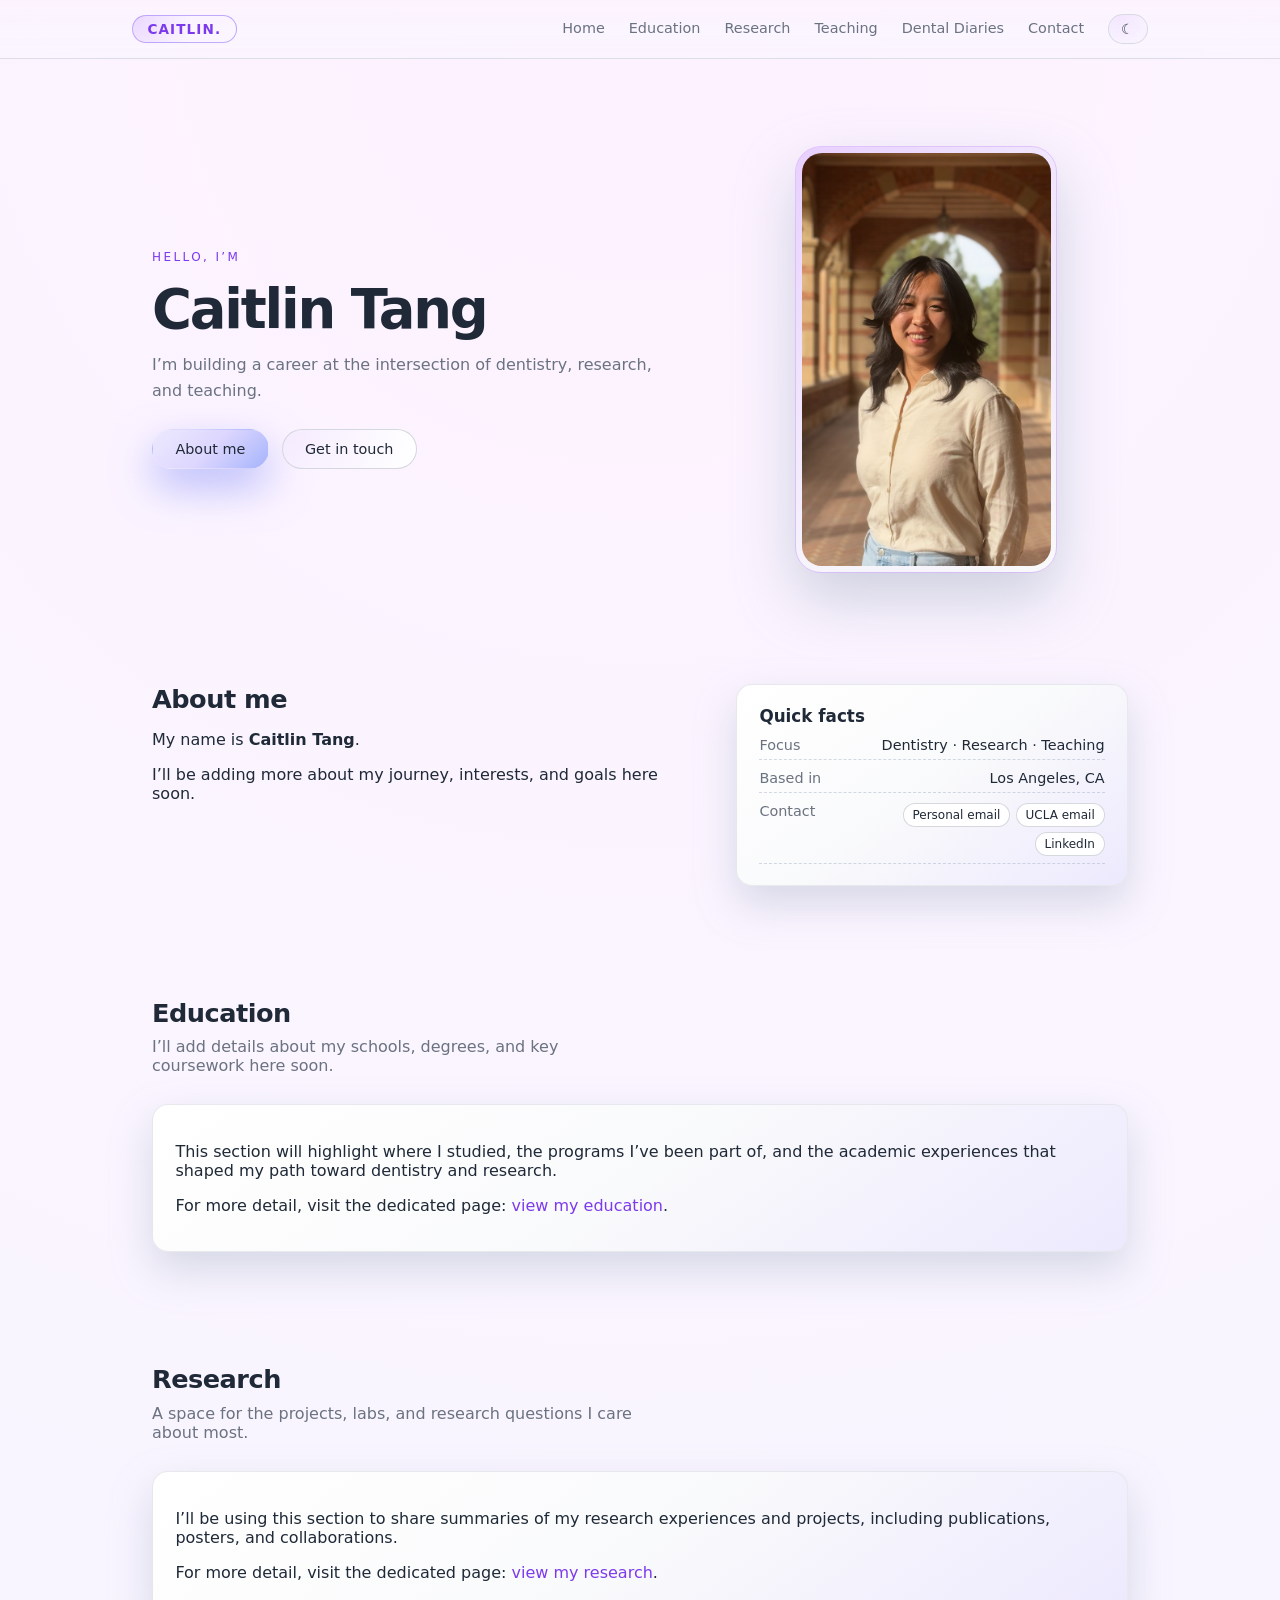
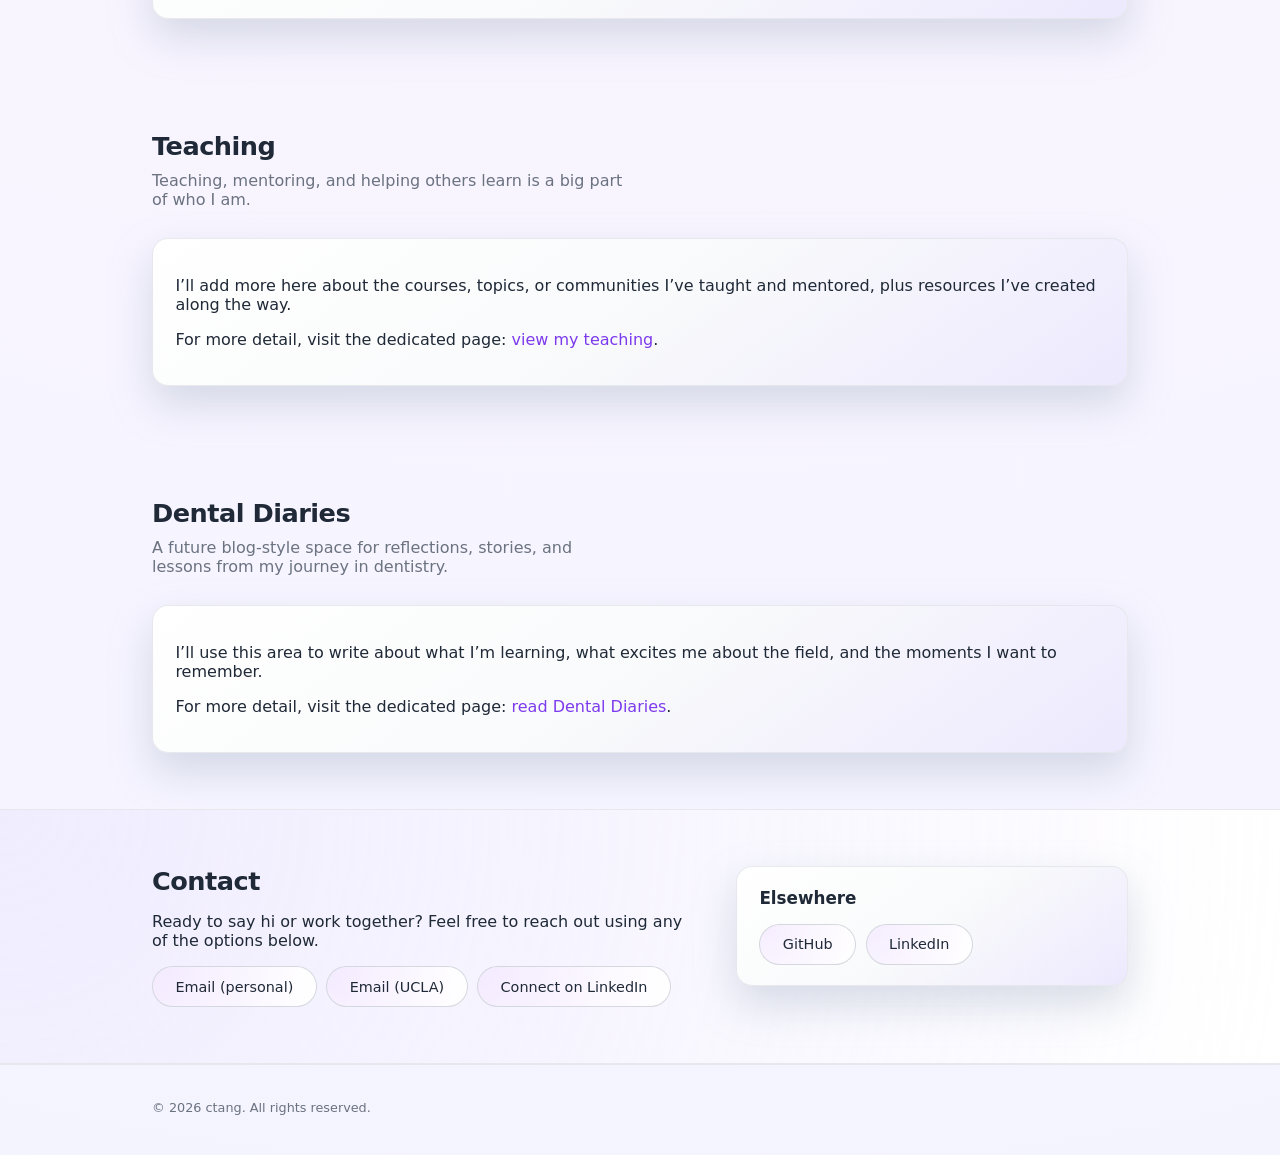
<file: index.html>
<!DOCTYPE html>
<html lang="en">
  <head>
    <meta charset="UTF-8" />
    <meta name="viewport" content="width=device-width, initial-scale=1.0" />
    <title>Caitlin Tang</title>
    <meta name="description" content="Personal website and portfolio of Caitlin Tang." />
    <link rel="stylesheet" href="styles.css" />
  </head>
  <body>
    <header class="site-header">
      <div class="container header-inner">
        <a href="index.html#top" class="logo">caitlin<span>.</span></a>
        <nav class="nav">
          <a href="index.html#about">Home</a>
          <a href="education.html">Education</a>
          <a href="research.html">Research</a>
          <a href="teaching.html">Teaching</a>
          <a href="dental-diaries.html">Dental Diaries</a>
          <a href="index.html#contact">Contact</a>
          <button class="theme-toggle" aria-label="Toggle dark mode">
            <span class="theme-icon">☾</span>
          </button>
        </nav>
      </div>
    </header>

    <main id="top">
      <section class="hero">
        <div class="container hero-inner">
          <div class="hero-text">
            <p class="eyebrow">Hello, I’m</p>
            <h1>Caitlin Tang</h1>
            <p class="subtitle">
              I’m building a career at the intersection of dentistry, research, and teaching.
            </p>
            <div class="hero-actions">
              <a href="#about" class="btn primary">About me</a>
              <a href="#contact" class="btn ghost">Get in touch</a>
            </div>
          </div>
          <div class="hero-photo-wrapper">
            <div class="hero-photo-card">
              <img
                src="assets/images/headshot.png"
                alt="Portrait of Caitlin Tang standing in an arched hallway"
                class="hero-photo"
              />
            </div>
          </div>
        </div>
      </section>

      <section id="about" class="section">
        <div class="container two-column">
          <div>
            <h2>About me</h2>
            <p>My name is <strong>Caitlin Tang</strong>.</p>
            <p>I’ll be adding more about my journey, interests, and goals here soon.</p>
          </div>
          <div class="card">
            <h3>Quick facts</h3>
            <ul class="facts-list">
              <li><span>Focus</span><strong>Dentistry · Research · Teaching</strong></li>
              <li><span>Based in</span><strong>Los Angeles, CA</strong></li>
              <li class="facts-contact">
                <span>Contact</span>
                <div class="facts-contact-buttons">
                  <a href="mailto:ctang775@gmail.com" class="chip">Personal email</a>
                  <a href="mailto:ctang04@g.ucla.edu" class="chip">UCLA email</a>
                  <a
                    href="https://www.linkedin.com/in/caitlin-tang-6b973a229/"
                    target="_blank"
                    rel="noreferrer"
                    class="chip"
                  >
                    LinkedIn
                  </a>
                </div>
              </li>
            </ul>
          </div>
        </div>
      </section>

      <section id="education" class="section">
        <div class="container">
          <h2>Education</h2>
          <p class="section-intro">
            I’ll add details about my schools, degrees, and key coursework here soon.
          </p>
          <div class="card">
            <p>
              This section will highlight where I studied, the programs I’ve been part of, and the academic
              experiences that shaped my path toward dentistry and research.
            </p>
            <p>
              For more detail, visit the dedicated page:
              <a href="education.html">view my education</a>.
            </p>
          </div>
        </div>
      </section>

      <section id="research" class="section">
        <div class="container">
          <h2>Research</h2>
          <p class="section-intro">
            A space for the projects, labs, and research questions I care about most.
          </p>
          <div class="card">
            <p>
              I’ll be using this section to share summaries of my research experiences and projects,
              including publications, posters, and collaborations.
            </p>
            <p>
              For more detail, visit the dedicated page:
              <a href="research.html">view my research</a>.
            </p>
          </div>
        </div>
      </section>

      <section id="teaching" class="section">
        <div class="container">
          <h2>Teaching</h2>
          <p class="section-intro">
            Teaching, mentoring, and helping others learn is a big part of who I am.
          </p>
          <div class="card">
            <p>
              I’ll add more here about the courses, topics, or communities I’ve taught and mentored,
              plus resources I’ve created along the way.
            </p>
            <p>
              For more detail, visit the dedicated page:
              <a href="teaching.html">view my teaching</a>.
            </p>
          </div>
        </div>
      </section>

      <section id="dental-diaries" class="section">
        <div class="container">
          <h2>Dental Diaries</h2>
          <p class="section-intro">
            A future blog-style space for reflections, stories, and lessons from my journey in dentistry.
          </p>
          <div class="card">
            <p>
              I’ll use this area to write about what I’m learning, what excites me about the field,
              and the moments I want to remember.
            </p>
            <p>
              For more detail, visit the dedicated page:
              <a href="dental-diaries.html">read Dental Diaries</a>.
            </p>
          </div>
        </div>
      </section>

      <section id="contact" class="section section-alt">
        <div class="container two-column">
          <div>
            <h2>Contact</h2>
            <p>
              Ready to say hi or work together? Feel free to reach out using any of the options below.
            </p>
            <div class="contact-buttons">
              <a href="mailto:ctang775@gmail.com" class="btn ghost">Email (personal)</a>
              <a href="mailto:ctang04@g.ucla.edu" class="btn ghost">Email (UCLA)</a>
              <a
                href="https://www.linkedin.com/in/caitlin-tang-6b973a229/"
                target="_blank"
                rel="noreferrer"
                class="btn ghost"
              >
                Connect on LinkedIn
              </a>
            </div>
          </div>
          <div class="card">
            <h3>Elsewhere</h3>
            <div class="contact-buttons">
              <a
                href="https://github.com/ctangtyy"
                target="_blank"
                rel="noreferrer"
                class="btn ghost"
              >
                GitHub
              </a>
              <a
                href="https://www.linkedin.com/in/caitlin-tang-6b973a229/"
                target="_blank"
                rel="noreferrer"
                class="btn ghost"
              >
                LinkedIn
              </a>
            </div>
          </div>
        </div>
      </section>
    </main>

    <footer class="site-footer">
      <div class="container footer-inner">
        <p>© <span id="year"></span> ctang. All rights reserved.</p>
      </div>
    </footer>

    <script src="script.js"></script>
  </body>
</html>
</file>
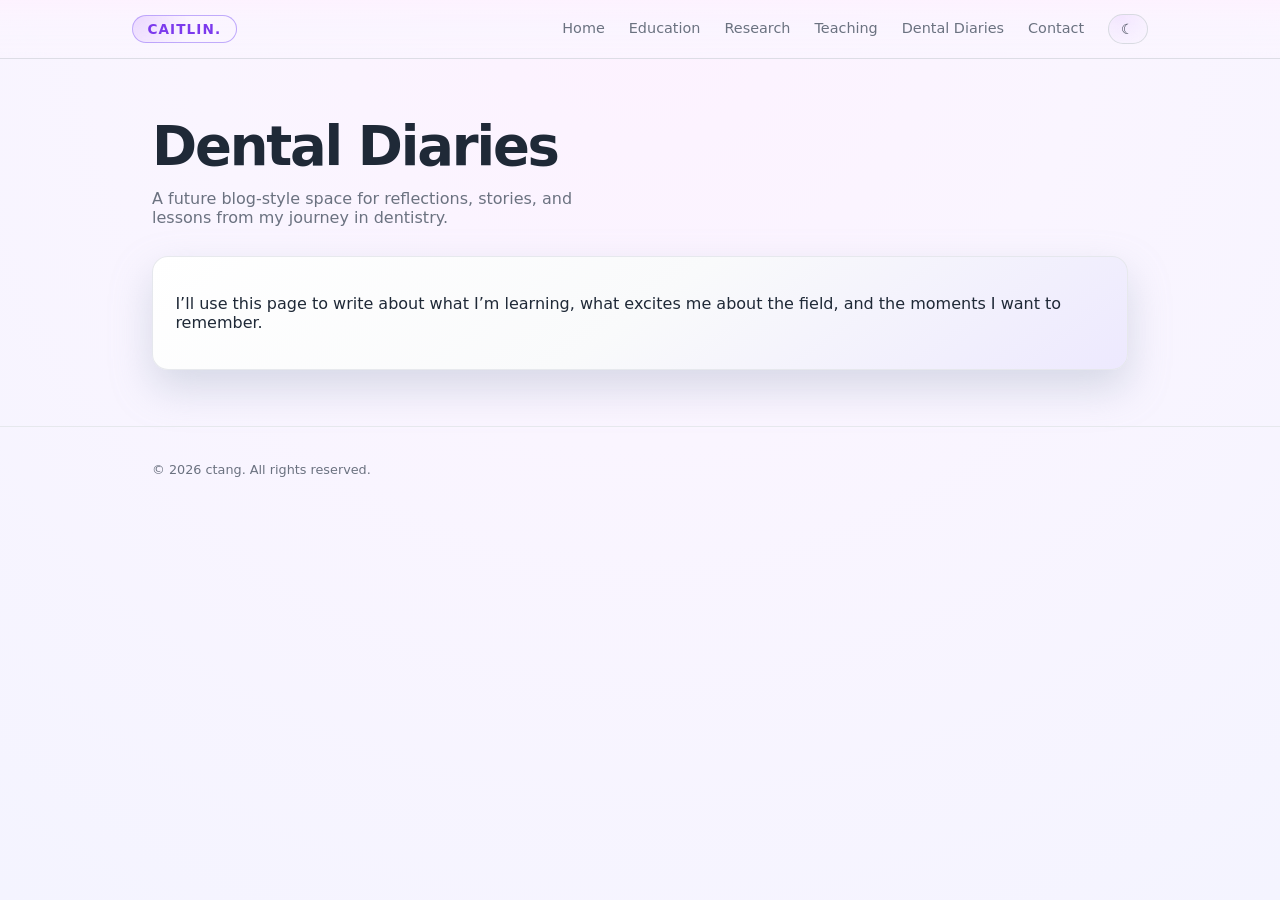
<file: dental-diaries.html>
<!DOCTYPE html>
<html lang="en">
  <head>
    <meta charset="UTF-8" />
    <meta name="viewport" content="width=device-width, initial-scale=1.0" />
    <title>Dental Diaries · Caitlin Tang</title>
    <meta
      name="description"
      content="Dental Diaries — reflections and stories from Caitlin Tang."
    />
    <link rel="stylesheet" href="styles.css" />
  </head>
  <body>
    <header class="site-header">
      <div class="container header-inner">
        <a href="index.html#top" class="logo">caitlin<span>.</span></a>
        <nav class="nav">
          <a href="index.html#about">Home</a>
          <a href="education.html">Education</a>
          <a href="research.html">Research</a>
          <a href="teaching.html">Teaching</a>
          <a href="dental-diaries.html">Dental Diaries</a>
          <a href="index.html#contact">Contact</a>
          <button class="theme-toggle" aria-label="Toggle dark mode">
            <span class="theme-icon">☾</span>
          </button>
        </nav>
      </div>
    </header>

    <main class="section">
      <div class="container">
        <h1>Dental Diaries</h1>
        <p class="section-intro">
          A future blog-style space for reflections, stories, and lessons from my journey in dentistry.
        </p>
        <div class="card">
          <p>
            I’ll use this page to write about what I’m learning, what excites me about the field, and the
            moments I want to remember.
          </p>
        </div>
      </div>
    </main>

    <footer class="site-footer">
      <div class="container footer-inner">
        <p>© <span id="year"></span> ctang. All rights reserved.</p>
      </div>
    </footer>

    <script src="script.js"></script>
  </body>
</html>
</file>
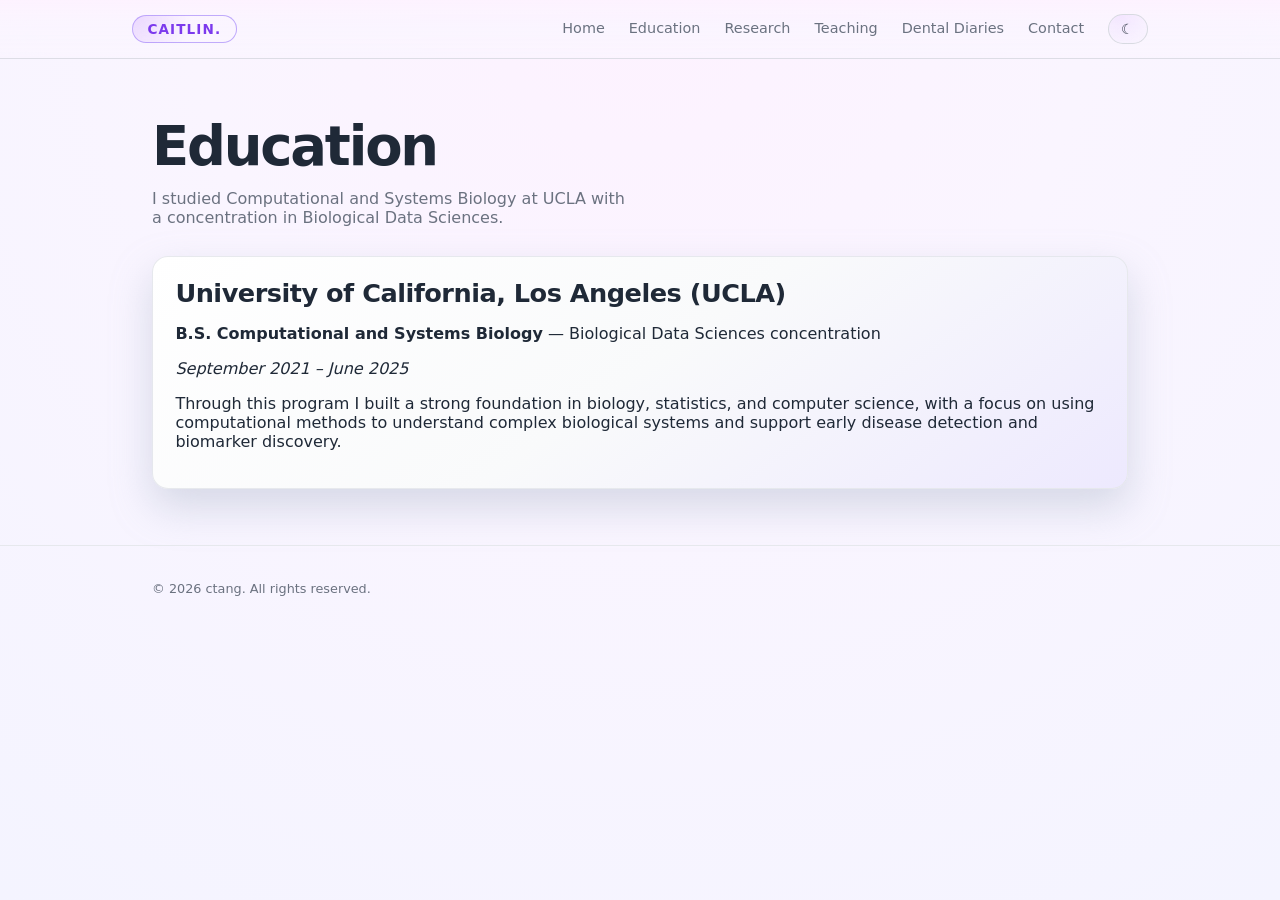
<file: education.html>
<!DOCTYPE html>
<html lang="en">
  <head>
    <meta charset="UTF-8" />
    <meta name="viewport" content="width=device-width, initial-scale=1.0" />
    <title>Education · Caitlin Tang</title>
    <meta name="description" content="Education history of Caitlin Tang." />
    <link rel="stylesheet" href="styles.css" />
  </head>
  <body>
    <header class="site-header">
      <div class="container header-inner">
        <a href="index.html#top" class="logo">caitlin<span>.</span></a>
        <nav class="nav">
          <a href="index.html#about">Home</a>
          <a href="education.html">Education</a>
          <a href="research.html">Research</a>
          <a href="teaching.html">Teaching</a>
          <a href="dental-diaries.html">Dental Diaries</a>
          <a href="index.html#contact">Contact</a>
          <button class="theme-toggle" aria-label="Toggle dark mode">
            <span class="theme-icon">☾</span>
          </button>
        </nav>
      </div>
    </header>

    <main class="section">
      <div class="container">
        <h1>Education</h1>
        <p class="section-intro">
          I studied Computational and Systems Biology at UCLA with a concentration in Biological Data Sciences.
        </p>

        <div class="card">
          <h2>University of California, Los Angeles (UCLA)</h2>
          <p><strong>B.S. Computational and Systems Biology</strong> — Biological Data Sciences concentration</p>
          <p><em>September 2021 – June 2025</em></p>
          <p>
            Through this program I built a strong foundation in biology, statistics, and computer science, with a
            focus on using computational methods to understand complex biological systems and support early disease
            detection and biomarker discovery.
          </p>
        </div>
      </div>
    </main>

    <footer class="site-footer">
      <div class="container footer-inner">
        <p>© <span id="year"></span> ctang. All rights reserved.</p>
      </div>
    </footer>

    <script src="script.js"></script>
  </body>
</html>
</file>
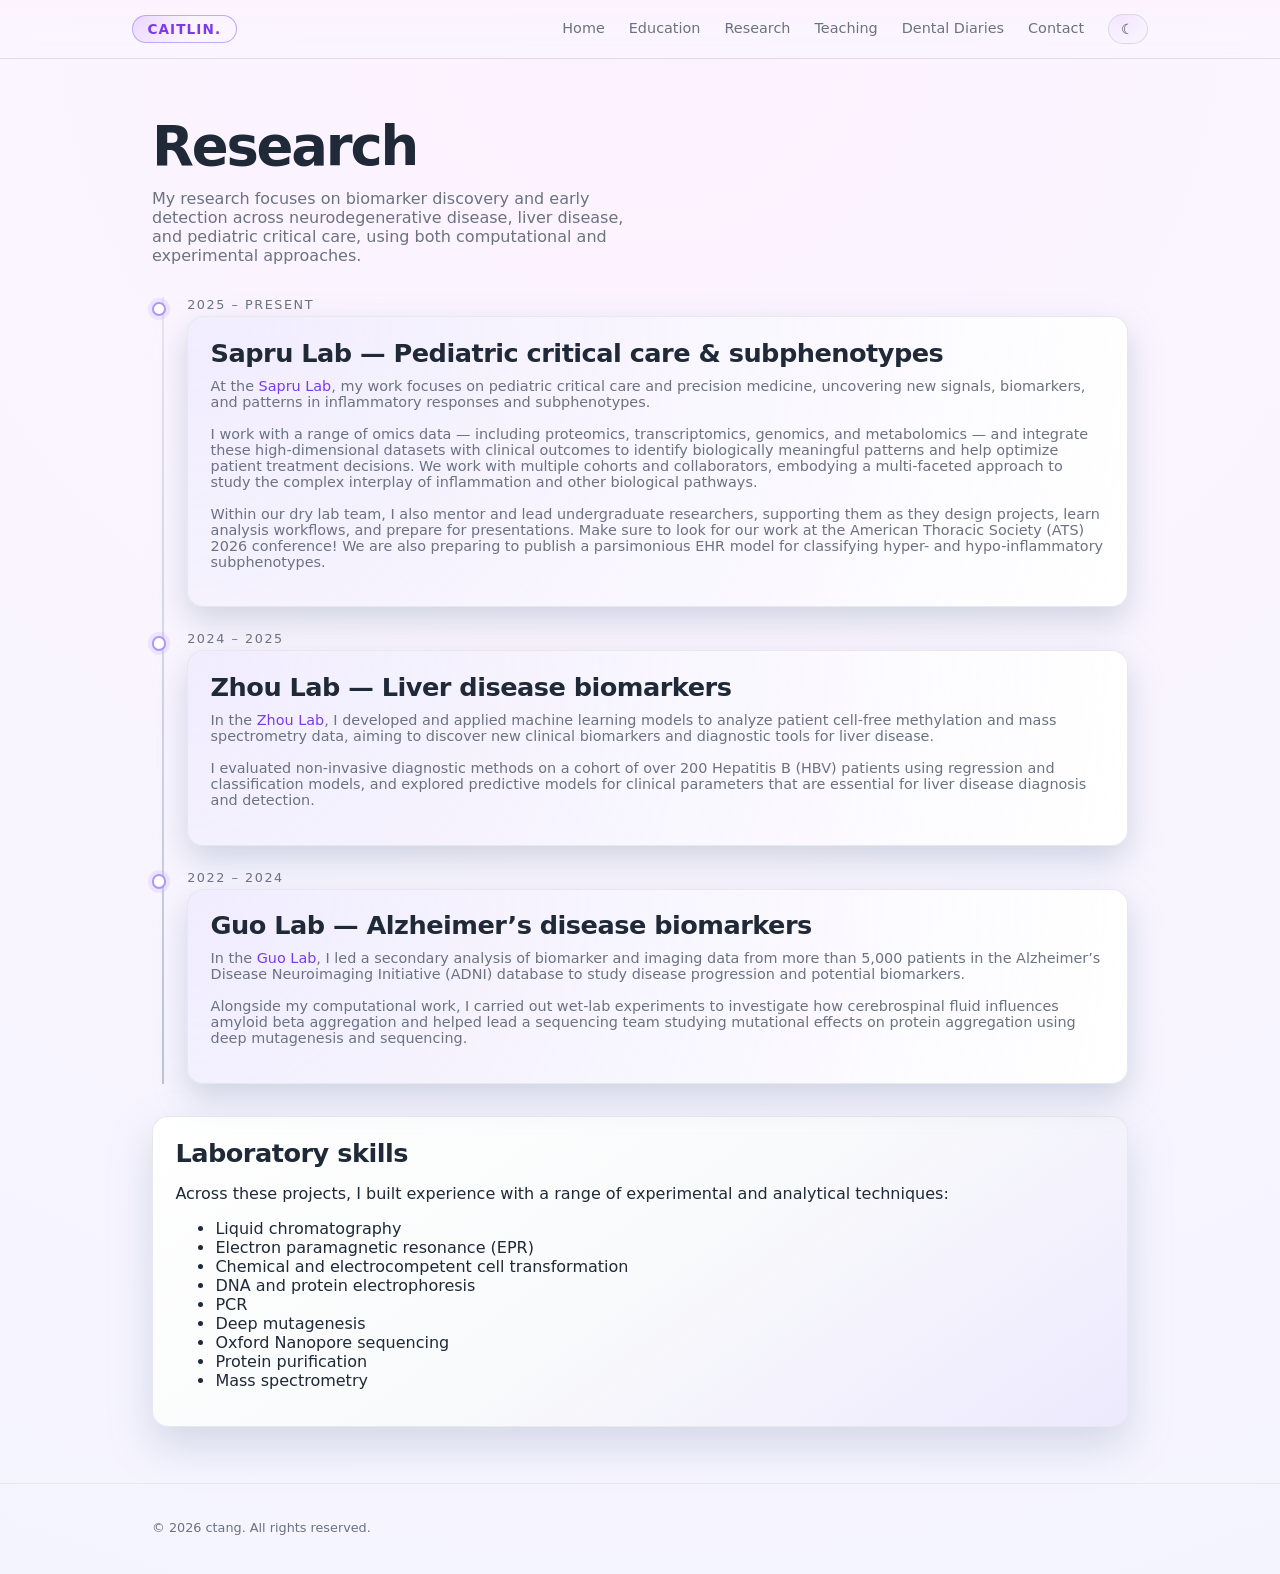
<file: research.html>
<!DOCTYPE html>
<html lang="en">
  <head>
    <meta charset="UTF-8" />
    <meta name="viewport" content="width=device-width, initial-scale=1.0" />
    <title>Research · Caitlin Tang</title>
    <meta name="description" content="Research projects of Caitlin Tang." />
    <link rel="stylesheet" href="styles.css" />
  </head>
  <body>
    <header class="site-header">
      <div class="container header-inner">
        <a href="index.html#top" class="logo">caitlin<span>.</span></a>
        <nav class="nav">
          <a href="index.html#about">Home</a>
          <a href="education.html">Education</a>
          <a href="research.html">Research</a>
          <a href="teaching.html">Teaching</a>
          <a href="dental-diaries.html">Dental Diaries</a>
          <a href="index.html#contact">Contact</a>
          <button class="theme-toggle" aria-label="Toggle dark mode">
            <span class="theme-icon">☾</span>
          </button>
        </nav>
      </div>
    </header>

    <main class="section">
      <div class="container">
        <h1>Research</h1>
        <p class="section-intro">
          My research focuses on biomarker discovery and early detection across neurodegenerative disease, liver
          disease, and pediatric critical care, using both computational and experimental approaches.
        </p>

        <section class="timeline">
          <article class="timeline-item">
            <div class="timeline-dot"></div>
            <p class="timeline-year">2025 – present</p>
            <div class="card project-card">
            <h2>Sapru Lab — Pediatric critical care & subphenotypes</h2>
            <p>
              At the <a href="https://saprulab.github.io/" target="_blank" rel="noreferrer">Sapru Lab</a>, my work
              focuses on pediatric critical care and precision medicine, uncovering new signals, biomarkers, and
              patterns in inflammatory responses and subphenotypes.
            </p>
            <p>
              I work with a range of omics data — including proteomics, transcriptomics, genomics, and metabolomics —
              and integrate these high-dimensional datasets with clinical outcomes to identify biologically meaningful
              patterns and help optimize patient treatment decisions. We work with multiple cohorts and collaborators, 
              embodying a multi-faceted approach to study the complex interplay of inflammation and other biological pathways.
            </p>
            <p>
              Within our dry lab team, I also mentor and lead undergraduate researchers, supporting them as they design
              projects, learn analysis workflows, and prepare for presentations. Make sure to look for our work at the 
              American Thoracic Society (ATS) 2026 conference! We are also preparing to publish a parsimonious EHR model 
              for classifying hyper- and hypo-inflammatory subphenotypes.
            </p>
            </div>
          </article>

          <article class="timeline-item">
            <div class="timeline-dot"></div>
            <p class="timeline-year">2024 – 2025</p>
            <div class="card project-card">
            <h2>Zhou Lab — Liver disease biomarkers</h2>
            <p>
              In the <a href="https://www.uclahealth.org/departments/pathology/meet-our-faculty/xianghong-jasmine-zhou-phd" target="_blank" rel="noreferrer">Zhou Lab</a>,
              I developed and applied machine learning models to analyze patient cell-free methylation and mass
              spectrometry data, aiming to discover new clinical biomarkers and diagnostic tools for liver disease.
            </p>
            <p>
              I evaluated non-invasive diagnostic methods on a cohort of over 200 Hepatitis B (HBV) patients using
              regression and classification models, and explored predictive models for clinical parameters that are
              essential for liver disease diagnosis and detection.
            </p>
            </div>
          </article>

          <article class="timeline-item">
            <div class="timeline-dot"></div>
            <p class="timeline-year">2022 – 2024</p>
            <div class="card project-card">
            <h2>Guo Lab — Alzheimer’s disease biomarkers</h2>
            <p>
              In the <a href="https://bri.ucla.edu/people/zhefeng-guo/" target="_blank" rel="noreferrer">Guo Lab</a>,
              I led a secondary analysis of biomarker and imaging data from more than 5,000 patients in the Alzheimer’s
              Disease Neuroimaging Initiative (ADNI) database to study disease progression and potential biomarkers.
            </p>
            <p>
              Alongside my computational work, I carried out wet-lab experiments to investigate how cerebrospinal fluid
              influences amyloid beta aggregation and helped lead a sequencing team studying mutational effects on
              protein aggregation using deep mutagenesis and sequencing.
            </p>
            </div>
          </article>
        </section>

        <div class="card" style="margin-top: 2rem">
          <h2>Laboratory skills</h2>
          <p>Across these projects, I built experience with a range of experimental and analytical techniques:</p>
          <ul>
            <li>Liquid chromatography</li>
            <li>Electron paramagnetic resonance (EPR)</li>
            <li>Chemical and electrocompetent cell transformation</li>
            <li>DNA and protein electrophoresis</li>
            <li>PCR</li>
            <li>Deep mutagenesis</li>
            <li>Oxford Nanopore sequencing</li>
            <li>Protein purification</li>
            <li>Mass spectrometry</li>
          </ul>
        </div>
      </div>
    </main>

    <footer class="site-footer">
      <div class="container footer-inner">
        <p>© <span id="year"></span> ctang. All rights reserved.</p>
      </div>
    </footer>

    <script src="script.js"></script>
  </body>
</html>
</file>
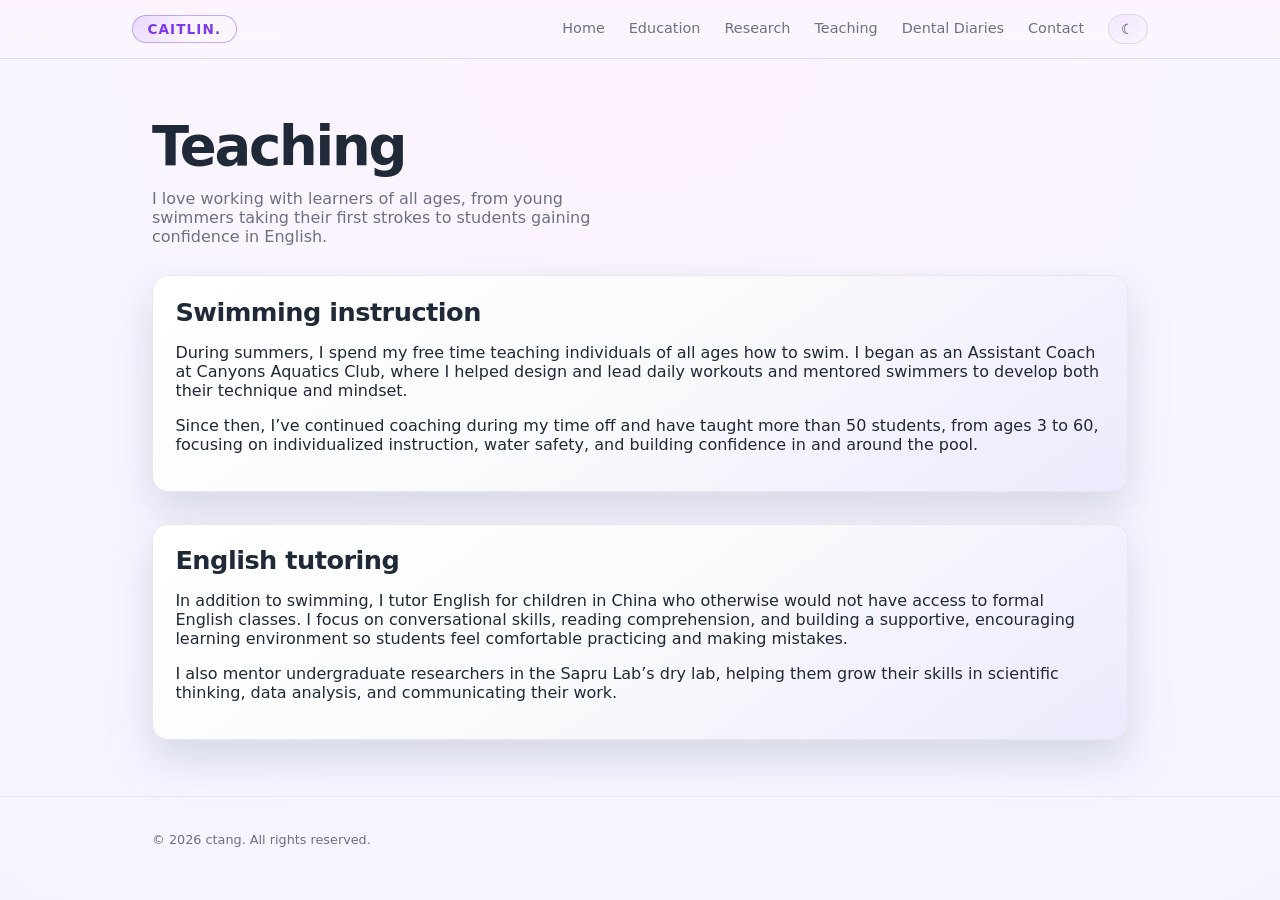
<file: teaching.html>
<!DOCTYPE html>
<html lang="en">
  <head>
    <meta charset="UTF-8" />
    <meta name="viewport" content="width=device-width, initial-scale=1.0" />
    <title>Teaching · Caitlin Tang</title>
    <meta name="description" content="Teaching and mentoring by Caitlin Tang." />
    <link rel="stylesheet" href="styles.css" />
  </head>
  <body>
    <header class="site-header">
      <div class="container header-inner">
        <a href="index.html#top" class="logo">caitlin<span>.</span></a>
        <nav class="nav">
          <a href="index.html#about">Home</a>
          <a href="education.html">Education</a>
          <a href="research.html">Research</a>
          <a href="teaching.html">Teaching</a>
          <a href="dental-diaries.html">Dental Diaries</a>
          <a href="index.html#contact">Contact</a>
          <button class="theme-toggle" aria-label="Toggle dark mode">
            <span class="theme-icon">☾</span>
          </button>
        </nav>
      </div>
    </header>

    <main class="section">
      <div class="container">
        <h1>Teaching</h1>
        <p class="section-intro">
          I love working with learners of all ages, from young swimmers taking their first strokes to students gaining
          confidence in English.
        </p>

        <div class="card">
          <h2>Swimming instruction</h2>
          <p>
            During summers, I spend my free time teaching individuals of all ages how to swim. I began as an Assistant
            Coach at Canyons Aquatics Club, where I helped design and lead daily workouts and mentored swimmers to
            develop both their technique and mindset.
          </p>
          <p>
            Since then, I’ve continued coaching during my time off and have taught more than 50 students, from ages 3
            to 60, focusing on individualized instruction, water safety, and building confidence in and around the pool.
          </p>
        </div>

        <div class="card" style="margin-top: 2rem">
          <h2>English tutoring</h2>
          <p>
            In addition to swimming, I tutor English for children in China who otherwise would not have access to
            formal English classes. I focus on conversational skills, reading comprehension, and building a supportive,
            encouraging learning environment so students feel comfortable practicing and making mistakes.
          </p>
          <p>
            I also mentor undergraduate researchers in the Sapru Lab’s dry lab, helping them grow their skills in
            scientific thinking, data analysis, and communicating their work.
          </p>
        </div>
      </div>
    </main>

    <footer class="site-footer">
      <div class="container footer-inner">
        <p>© <span id="year"></span> ctang. All rights reserved.</p>
      </div>
    </footer>

    <script src="script.js"></script>
  </body>
</html>
</file>
<file: styles.css>
:root {
  --bg: #e9d7fb;
  --bg-elevated: #f5f3ff;
  --bg-alt: #c0b2fe;
  --text: #1f2937;
  --muted: #6b7280;
  --accent: #7c3aed;
  --accent-soft: rgba(167, 139, 250, 0.16);
  --border-subtle: rgba(167, 139, 250, 0.55);
  --radius-lg: 16px;
  --radius-full: 999px;
  --shadow-soft: 0 24px 60px rgba(15, 23, 42, 0.9);
  --shadow-subtle: 0 12px 30px rgba(15, 23, 42, 0.7);
  --transition-fast: 180ms ease-out;
  --transition-med: 220ms ease-out;
}

*,
*::before,
*::after {
  box-sizing: border-box;
}

html,
body {
  margin: 0;
  padding: 0;
  scroll-behavior: smooth;
}

body {
  min-height: 100vh;
  font-family: system-ui, -apple-system, BlinkMacSystemFont, "SF Pro Text", sans-serif;
  color: var(--text);
  background: radial-gradient(circle at top, #fdf2ff 0, #faf5ff 40%, #f4f4ff 100%);
}

img {
  max-width: 100%;
  display: block;
}

a {
  color: var(--accent);
  text-decoration: none;
}

a:hover {
  text-decoration: underline;
}

.container {
  width: 100%;
  max-width: 1024px;
  margin: 0 auto;
  padding: 0 1.5rem;
}

.site-header {
  position: sticky;
  top: 0;
  z-index: 20;
  backdrop-filter: blur(18px);
  background: linear-gradient(
    to bottom,
    rgba(253, 242, 255, 0.95),
    rgba(250, 245, 255, 0.9),
    rgba(250, 245, 255, 0.7)
  );
  border-bottom: 1px solid rgba(209, 213, 219, 0.7);
}

.header-inner {
  display: flex;
  align-items: center;
  justify-content: space-between;
  padding: 0.9rem 0.25rem;
}

.logo {
  font-weight: 700;
  letter-spacing: 0.08em;
  text-transform: uppercase;
  font-size: 0.85rem;
  padding: 0.3rem 0.9rem;
  border-radius: 999px;
  border: 1px solid rgba(167, 139, 250, 0.7);
  background: radial-gradient(circle at 0 0, rgba(216, 180, 254, 0.46), transparent 55%);
}

.logo span {
  color: var(--accent);
}

.nav {
  display: flex;
  align-items: center;
  gap: 1.5rem;
  font-size: 0.9rem;
}

.nav a {
  color: var(--muted);
  position: relative;
  padding-bottom: 0.1rem;
  transition: color var(--transition-fast);
}

.nav a::after {
  content: "";
  position: absolute;
  left: 0;
  bottom: 0;
  width: 0;
  height: 1px;
  background: linear-gradient(to right, #f5d0fe, #e9d5ff, #a5b4fc);
  transition: width var(--transition-med);
}

.nav a:hover {
  color: var(--text);
}

.nav a:hover::after {
  width: 100%;
}

.theme-toggle {
  border-radius: 999px;
  border: 1px solid rgba(209, 213, 219, 0.9);
  background: radial-gradient(circle at 30% 0%, rgba(216, 180, 254, 0.25), rgba(250, 245, 255, 0.9));
  color: var(--text);
  padding: 0.35rem 0.75rem;
  display: inline-flex;
  align-items: center;
  gap: 0.4rem;
  cursor: pointer;
  font-size: 0.75rem;
  text-transform: uppercase;
  letter-spacing: 0.08em;
  opacity: 0.9;
  transition: transform var(--transition-fast), box-shadow var(--transition-fast),
    background var(--transition-fast), opacity var(--transition-fast);
}

.theme-toggle:hover {
  transform: translateY(-1px);
  box-shadow: 0 10px 25px rgba(15, 23, 42, 0.8);
  opacity: 1;
}

.theme-icon {
  font-size: 0.9rem;
}

.hero {
  padding: 5.5rem 0 3.5rem;
}

.hero-inner {
  display: grid;
  grid-template-columns: minmax(0, 1.3fr) minmax(0, 1fr);
  gap: 3rem;
}

.hero-text {
  align-self: center;
}

.hero-photo-wrapper {
  display: flex;
  justify-content: center;
}

.hero-photo-card {
  position: relative;
  border-radius: 24px;
  padding: 0.35rem;
  background: radial-gradient(circle at 0 0, rgba(216, 180, 254, 0.55), #f9fafb);
  box-shadow: 0 26px 60px rgba(148, 163, 184, 0.45);
  max-width: 260px;
}

.hero-photo-card::before {
  content: "";
  position: absolute;
  inset: -1px;
  border-radius: 26px;
  border: 1px solid rgba(216, 180, 254, 0.7);
  pointer-events: none;
}

.hero-photo {
  border-radius: 20px;
  width: 100%;
  height: auto;
  object-fit: cover;
}

.eyebrow {
  text-transform: uppercase;
  letter-spacing: 0.2em;
  font-size: 0.75rem;
  color: var(--accent);
  margin: 0 0 0.9rem;
}

h1 {
  font-size: clamp(2.6rem, 5vw, 3.4rem);
  letter-spacing: -0.04em;
  margin: 0 0 0.7rem;
}

.subtitle {
  font-size: 1rem;
  line-height: 1.6;
  color: var(--muted);
  max-width: 32rem;
  margin: 0 0 1.6rem;
}

.hero-actions {
  display: flex;
  flex-wrap: wrap;
  gap: 0.8rem;
}

.btn {
  display: inline-flex;
  align-items: center;
  justify-content: center;
  padding: 0.7rem 1.4rem;
  border-radius: var(--radius-full);
  font-size: 0.9rem;
  border: 1px solid transparent;
  cursor: pointer;
  transition: transform var(--transition-fast), box-shadow var(--transition-fast),
    background var(--transition-fast), border-color var(--transition-fast), color var(--transition-fast);
}

.btn.primary {
  background: linear-gradient(135deg, #ede9fe, #ddd6fe, #a5b4fc);
  color: #1f2937;
  box-shadow: 0 18px 40px rgba(129, 140, 248, 0.55);
}

.btn.primary:hover {
  transform: translateY(-1px);
  box-shadow: 0 22px 50px rgba(129, 140, 248, 0.7);
}

.btn.ghost {
  border-color: rgba(209, 213, 219, 0.9);
  color: var(--text);
  background: radial-gradient(circle at 0 0, rgba(243, 232, 255, 0.8), #ffffff);
}

.btn.ghost:hover {
  border-color: rgba(167, 139, 250, 0.9);
  background: radial-gradient(circle at 0 0, rgba(237, 233, 254, 0.9), #ffffff);
}

.section {
  padding: 3.5rem 0;
}

.section-alt {
  background: radial-gradient(circle at 0 0, rgba(237, 233, 254, 0.7), #ffffff);
  border-top: 1px solid rgba(229, 231, 235, 0.9);
  border-bottom: 1px solid rgba(229, 231, 235, 0.9);
}

h2 {
  font-size: 1.6rem;
  letter-spacing: -0.02em;
  margin: 0 0 0.6rem;
}

.section-intro {
  margin: 0 0 1.8rem;
  color: var(--muted);
  max-width: 30rem;
}

.two-column {
  display: grid;
  grid-template-columns: minmax(0, 1.4fr) minmax(0, 1fr);
  gap: 2.2rem;
  align-items: flex-start;
}

.card {
  background: linear-gradient(145deg, #ffffff, #f9fafb, #ede9fe);
  border-radius: var(--radius-lg);
  padding: 1.3rem 1.4rem;
  border: 1px solid rgba(229, 231, 235, 0.9);
  box-shadow: 0 18px 40px rgba(148, 163, 184, 0.35);
}

.card h3 {
  margin-top: 0;
  margin-bottom: 0.7rem;
  font-size: 1.05rem;
}

.facts-list {
  list-style: none;
  padding: 0;
  margin: 0;
  display: grid;
  gap: 0.6rem;
  font-size: 0.9rem;
}

.facts-list li {
  display: flex;
  justify-content: space-between;
  gap: 1rem;
  padding-bottom: 0.4rem;
  border-bottom: 1px dashed rgba(148, 163, 184, 0.4);
}

.facts-contact {
  align-items: flex-start;
}

.facts-contact-buttons {
  display: flex;
  flex-wrap: wrap;
  gap: 0.35rem;
  justify-content: flex-end;
  max-width: 14rem;
}

.chip {
  display: inline-flex;
  align-items: center;
  padding: 0.25rem 0.55rem;
  border-radius: 999px;
  font-size: 0.75rem;
  border: 1px solid rgba(209, 213, 219, 0.9);
  background: #ffffff;
  color: var(--text);
  transition: background var(--transition-fast), border-color var(--transition-fast),
    transform var(--transition-fast), box-shadow var(--transition-fast);
}

.chip:hover {
  border-color: rgba(167, 139, 250, 0.9);
  background: #f5f3ff;
  transform: translateY(-1px);
  box-shadow: 0 8px 18px rgba(148, 163, 184, 0.35);
}

.contact-buttons {
  display: flex;
  flex-wrap: wrap;
  gap: 0.6rem;
  margin-top: 1rem;
}

.facts-list span {
  color: var(--muted);
}

.facts-list strong {
  font-weight: 500;
}

.grid {
  display: grid;
  grid-template-columns: repeat(3, minmax(0, 1fr));
  gap: 1.5rem;
}

.timeline {
  position: relative;
  margin-top: 2rem;
}

.timeline::before {
  content: "";
  position: absolute;
  left: 0.6rem;
  top: 0;
  bottom: 0;
  width: 2px;
  background: linear-gradient(to bottom, rgba(148, 163, 184, 0.2), rgba(148, 163, 184, 0.6));
}

.timeline-item {
  position: relative;
  padding-left: 2.2rem;
  margin-bottom: 1.5rem;
}

.timeline-dot {
  position: absolute;
  left: 0;
  top: 0.3rem;
  width: 0.9rem;
  height: 0.9rem;
  border-radius: 999px;
  border: 2px solid rgba(167, 139, 250, 0.9);
  background: #ffffff;
  box-shadow: 0 0 0 4px rgba(196, 181, 253, 0.25);
}

.timeline-year {
  font-size: 0.8rem;
  text-transform: uppercase;
  letter-spacing: 0.12em;
  color: var(--muted);
  margin-bottom: 0.25rem;
}

.project-card {
  position: relative;
  overflow: hidden;
  background: radial-gradient(circle at 0 0, rgba(237, 233, 254, 0.7), #ffffff);
  box-shadow: 0 14px 32px rgba(148, 163, 184, 0.4);
}

.project-card::before {
  content: "";
  position: absolute;
  inset: -40%;
  background: conic-gradient(
    from 180deg at 50% 50%,
    rgba(219, 234, 254, 0.25),
    transparent,
    rgba(196, 181, 253, 0.4),
    transparent,
    rgba(219, 234, 254, 0.25)
  );
  opacity: 0;
  transition: opacity var(--transition-med);
  pointer-events: none;
}

.project-card:hover::before {
  opacity: 1;
}

.project-card h3 {
  margin-top: 0;
  margin-bottom: 0.5rem;
}

.project-card p {
  margin: 0 0 1rem;
  color: var(--muted);
  font-size: 0.9rem;
}

.tags {
  display: flex;
  flex-wrap: wrap;
  gap: 0.4rem;
}

.tags span {
  font-size: 0.75rem;
  padding: 0.25rem 0.6rem;
  border-radius: 999px;
  background: rgba(237, 233, 254, 0.9);
  border: 1px solid rgba(209, 213, 219, 0.9);
  color: var(--muted);
}

.links-list {
  list-style: none;
  padding: 0;
  margin: 0;
  display: grid;
  gap: 0.4rem;
  font-size: 0.9rem;
}

.links-list a {
  color: var(--accent);
}

.links-list a:hover {
  text-decoration: underline;
}

.site-footer {
  border-top: 1px solid rgba(229, 231, 235, 0.9);
  padding: 1.4rem 0 1.7rem;
}

.footer-inner {
  font-size: 0.8rem;
  color: var(--muted);
  display: flex;
  justify-content: space-between;
  gap: 1rem;
  flex-wrap: wrap;
}

@media (max-width: 800px) {
  .nav {
    gap: 0.9rem;
  }

  .hero {
    padding-top: 4.5rem;
  }

  .hero-inner {
    grid-template-columns: minmax(0, 1fr);
  }

  .two-column {
    grid-template-columns: minmax(0, 1fr);
  }

  .grid {
    grid-template-columns: repeat(2, minmax(0, 1fr));
  }
}

@media (max-width: 600px) {
  .header-inner {
    padding-inline: 0.2rem;
  }

  .nav a {
    display: none;
  }

  .hero {
    padding-top: 4.2rem;
  }

  .grid {
    grid-template-columns: minmax(0, 1fr);
  }

  .card {
    padding: 1.05rem 1.1rem;
  }
}
</file>
